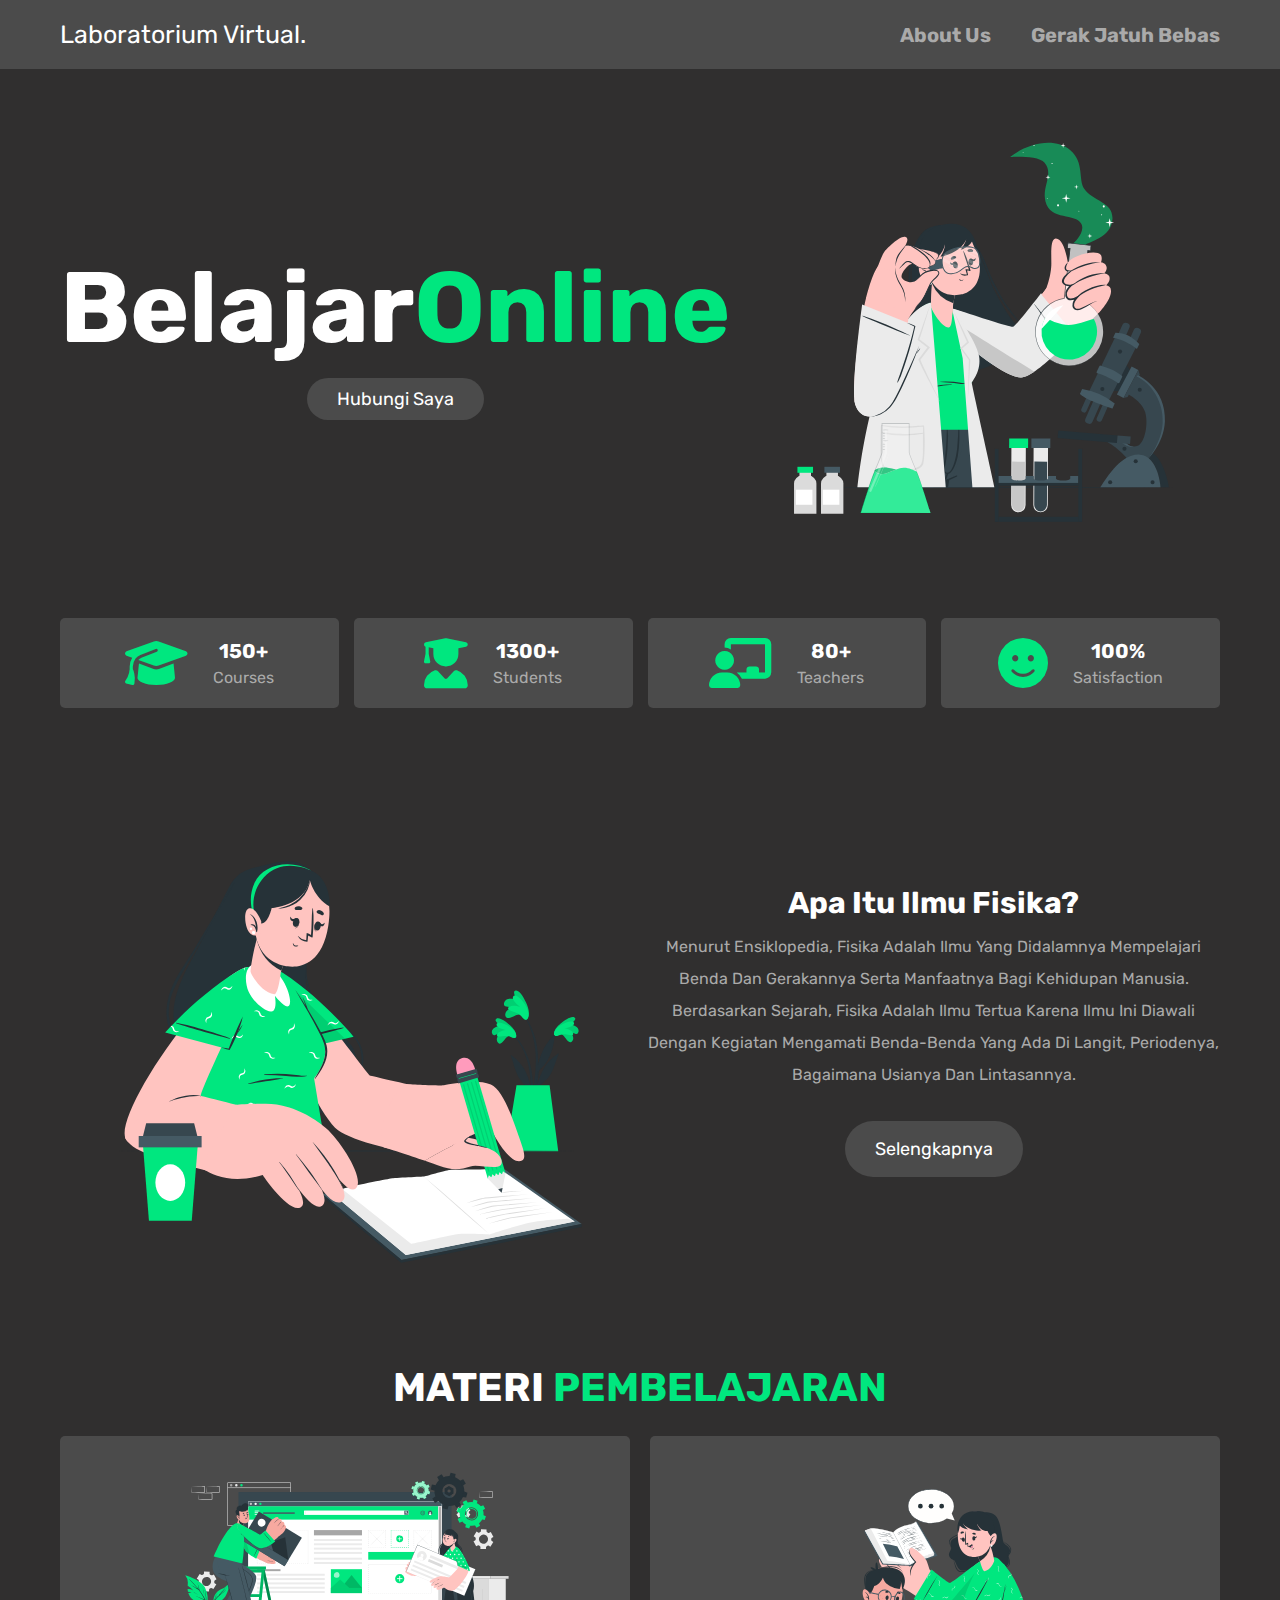
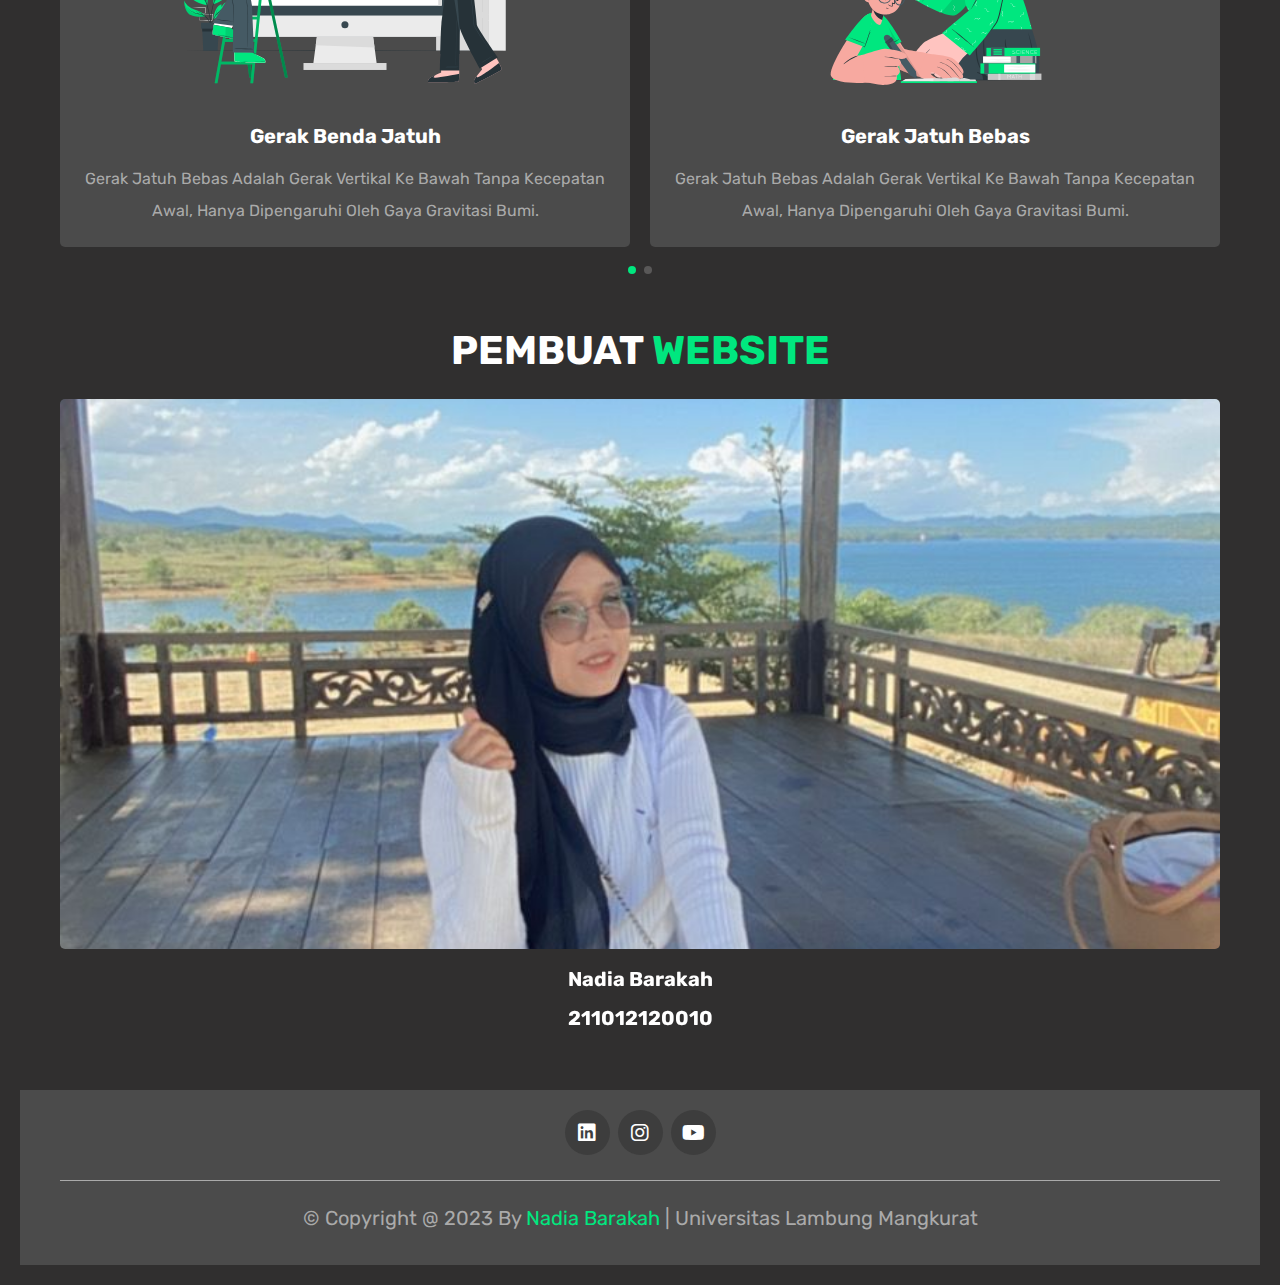
<file: index.html>
<!DOCTYPE html>
<html lang="en">
<head>
   <meta charset="UTF-8">
   <meta http-equiv="X-UA-Compatible" content="IE=edge">
   <meta name="viewport" content="width=device-width, initial-scale=1.0">
   <title>Website laboratorium virtual | Nadia Barakah</title>
   <!-- swiper css link  -->
   <link rel="stylesheet" href="https://unpkg.com/swiper@8/swiper-bundle.min.css" />

   <!-- font awesome cdn link  -->
   <link rel="stylesheet" href="https://cdnjs.cloudflare.com/ajax/libs/font-awesome/6.1.1/css/all.min.css">

   <!-- custom css file link  -->
   <link rel="stylesheet" href="css/style.css">

</head>
<body>
   
<!-- header section starts  -->

<header class="header">

   <section class="flex">

      <a href="#home" class="logo">laboratorium Virtual.</a>

      <nav class="navbar">
        <ul class="nav-links">
            <li><a href="index.html">About Us</a></li>
            <li><a href="html/tombol.html">Gerak Jatuh Bebas</a></li>
            
      </nav>

      <div id="menu-btn" class="fas fa-bars"></div>

   </section>

</header>

<!-- header section ends -->

<!-- home section starts  -->

<section class="home" id="home">

   <div class="row">

      <div class="content">
         <h3>Belajar<span>Online</span></h3>
         <a href="#contact" class="btn">hubungi saya</a>
      </div>

      <div class="image">
         <img src="images/course-3.svg" alt="">
      </div>

   </div>

</section>

<!-- home section ends -->

<!-- couter section stars  -->

<section class="count">

   <div class="box-container">

      <div class="box">
         <i class="fas fa-graduation-cap"></i>
         <div class="content">
            <h3>150+</h3>
            <p>courses</p>
         </div>
      </div>

      <div class="box">
         <i class="fas fa-user-graduate"></i>
         <div class="content">
            <h3>1300+</h3>
            <p>students</p>
         </div>
      </div>

      <div class="box">
         <i class="fas fa-chalkboard-user"></i>
         <div class="content">
            <h3>80+</h3>
            <p>teachers</p>
         </div>
      </div>

      <div class="box">
         <i class="fas fa-face-smile"></i>
         <div class="content">
            <h3>100%</h3>
            <p>satisfaction</p>
         </div>
      </div>

   </div>

</section>

<!-- couter section ends -->

<!-- about section starts  -->

<section class="about" id="about">

   <div class="row">

      <div class="image">
         <img src="images/about-img.svg" alt="">
      </div>

      <div class="content">
         <h3>Apa itu ilmu fisika?</h3>
         <p>Menurut ensiklopedia, fisika adalah ilmu yang didalamnya mempelajari benda dan gerakannya serta manfaatnya bagi kehidupan manusia. Berdasarkan sejarah, fisika adalah ilmu tertua karena ilmu ini diawali dengan kegiatan mengamati benda-benda yang ada di langit, periodenya, bagaimana usianya dan lintasannya.<p>
         <a href="https://www.gramedia.com/literasi/pengertian-fisika/" class="btn">selengkapnya</a>
      </div>

      

   </div>

</section>

<!-- about section ends -->

<!-- courses section starts  -->
<section class="courses" id="courses">

   <h1 class="heading">Materi <span>Pembelajaran</span></h1>

   <div class="swiper course-slider">

      <div class="swiper-wrapper">

         <div class="swiper-slide slide">
            <img src="images/course-1.svg" alt="">
            <h3>Gerak benda jatuh</h3>
            <p>Gerak jatuh bebas adalah gerak vertikal ke bawah tanpa kecepatan awal, hanya dipengaruhi oleh gaya gravitasi bumi.</p>
         </div>

         <div class="swiper-slide slide">
            <img src="images/course-5.svg" alt="">
            <h3>Gerak Jatuh Bebas</h3>
            <p>Gerak jatuh bebas adalah gerak vertikal ke bawah tanpa kecepatan awal, hanya dipengaruhi oleh gaya gravitasi bumi.</p>
         </div>

      </div>

      <div class="swiper-pagination"></div>

   </div>

</section>

<!-- courses section ends -->

<!-- teachers section starts  -->

<section class="teachers" id="teachers">

   <h1 class="heading">Pembuat <span>Website</span></h1>

   <div class="swiper teachers-slider">

      <div class="swiper-wrapper">

         <div class="swiper-slide slide">
            <img src="images/cantik.jpg" alt="">
            <div class="share">                      
               <a href="https://www.instagram.com/ctknadia?igsh=OGQ5ZDc2ODk2ZA%3D%3D&utm_source=qr" class="fab fa-instagram"></a>
               <a href="https://www.linkedin.com/in/nadia-barakah-3b7005289?utm_source=share&utm_campaign=share_via&utm_content=profile&utm_medium=android_app" class="fab fa-linkedin"></a>
            </div>
            <h3>Nadia Barakah</h3>
            <h3><span>211012120010</span></h3>
         </div>
         

      </div>

      <div class="swiper-pagination"></div>

   </div>

</section>

<!-- teachers section ends -->




<!-- footer section starts  -->

<footer class="footer">

   <section>

      <div class="share">
         <a href="https://www.linkedin.com/in/nadia-barakah-3b7005289?utm_source=share&utm_campaign=share_via&utm_content=profile&utm_medium=android_app" class="fab fa-linkedin"></a>
         <a href="https://www.instagram.com/ctknadia?igsh=OGQ5ZDc2ODk2ZA%3D%3D&utm_source=qr" class="fab fa-instagram" class="fab fa-instagram"></a>
         <a href="https://youtube.com/@nadiabarakah5652?si=2qQVNknc0iQD-TG4" class="fab fa-youtube"></a>
      </div>

      <div class="credit">&copy; copyright @ 2023 by <span>nadia barakah</span> | Universitas Lambung Mangkurat</div>

   </section>

</footer>

<!-- footer section ends -->

<!-- swiper js link  -->
<script src="https://unpkg.com/swiper@8/swiper-bundle.min.js"></script>

<!-- custom js file link  -->
<script src="javascript/script.js"></script>

</body>
</html>
</file>
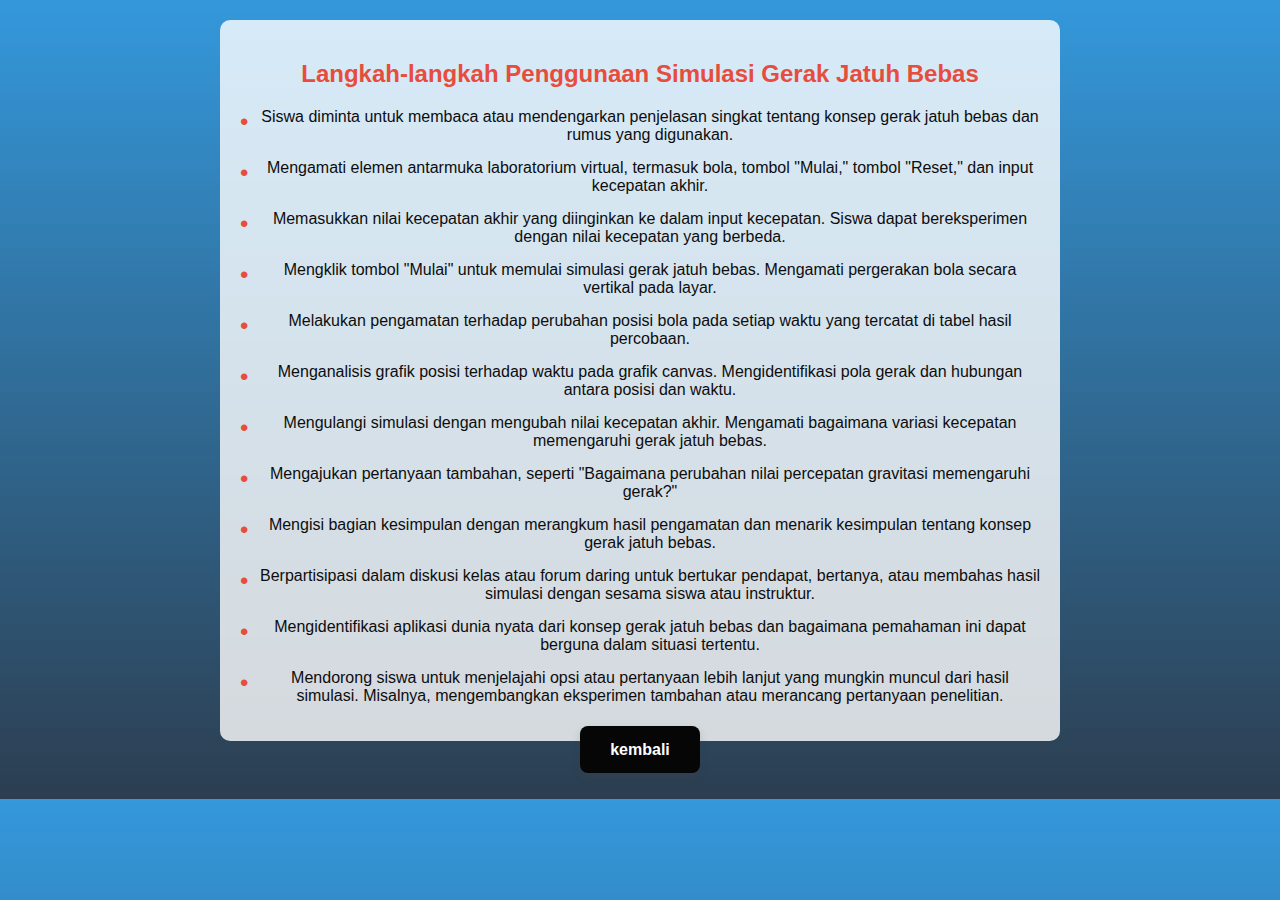
<file: html/flip1.html>
<!DOCTYPE html>
<html lang="en">
<head>
    <meta charset="UTF-8">
    <meta name="viewport" content="width=device-width, initial-scale=1.0">
    <title>Google Search</title>
    <link rel="stylesheet" href="../css/flip1.css">
</head>
<body>
    <div id="instruction-container">
        <h2>Langkah-langkah Penggunaan Simulasi Gerak Jatuh Bebas</h2>
        <ol>
            <li>Siswa diminta untuk membaca atau mendengarkan penjelasan singkat tentang konsep gerak jatuh bebas dan rumus yang digunakan.</li>
            <li>Mengamati elemen antarmuka laboratorium virtual, termasuk bola, tombol "Mulai," tombol "Reset," dan input kecepatan akhir.</li>
            <li>Memasukkan nilai kecepatan akhir yang diinginkan ke dalam input kecepatan. Siswa dapat bereksperimen dengan nilai kecepatan yang berbeda.</li>
            <li>Mengklik tombol "Mulai" untuk memulai simulasi gerak jatuh bebas. Mengamati pergerakan bola secara vertikal pada layar.</li>
            <li>Melakukan pengamatan terhadap perubahan posisi bola pada setiap waktu yang tercatat di tabel hasil percobaan.</li>
            <li>Menganalisis grafik posisi terhadap waktu pada grafik canvas. Mengidentifikasi pola gerak dan hubungan antara posisi dan waktu.</li>
            <li>Mengulangi simulasi dengan mengubah nilai kecepatan akhir. Mengamati bagaimana variasi kecepatan memengaruhi gerak jatuh bebas.</li>
            <li>Mengajukan pertanyaan tambahan, seperti "Bagaimana perubahan nilai percepatan gravitasi memengaruhi gerak?"</li>
            <li>Mengisi bagian kesimpulan dengan merangkum hasil pengamatan dan menarik kesimpulan tentang konsep gerak jatuh bebas.</li>
            <li>Berpartisipasi dalam diskusi kelas atau forum daring untuk bertukar pendapat, bertanya, atau membahas hasil simulasi dengan sesama siswa atau instruktur.</li>
            <li>Mengidentifikasi aplikasi dunia nyata dari konsep gerak jatuh bebas dan bagaimana pemahaman ini dapat berguna dalam situasi tertentu.</li>
            <li>Mendorong siswa untuk menjelajahi opsi atau pertanyaan lebih lanjut yang mungkin muncul dari hasil simulasi. Misalnya, mengembangkan eksperimen tambahan atau merancang pertanyaan penelitian.</li>
        </ol>
    </div>
        <div class="menu-container">
            <!-- Tombol pertama -->
            <a href="../html/tombol.html" class="menu-button">kembali</a>
        </div>   
        
    </div>
    
    <div id="results-container"></div>
    <button onclick="goBack()" id="back-button" style="display: none;">Kembali</button>

    <script src="../javascript/flip1.js"></script>
</body>
</html>
</file>
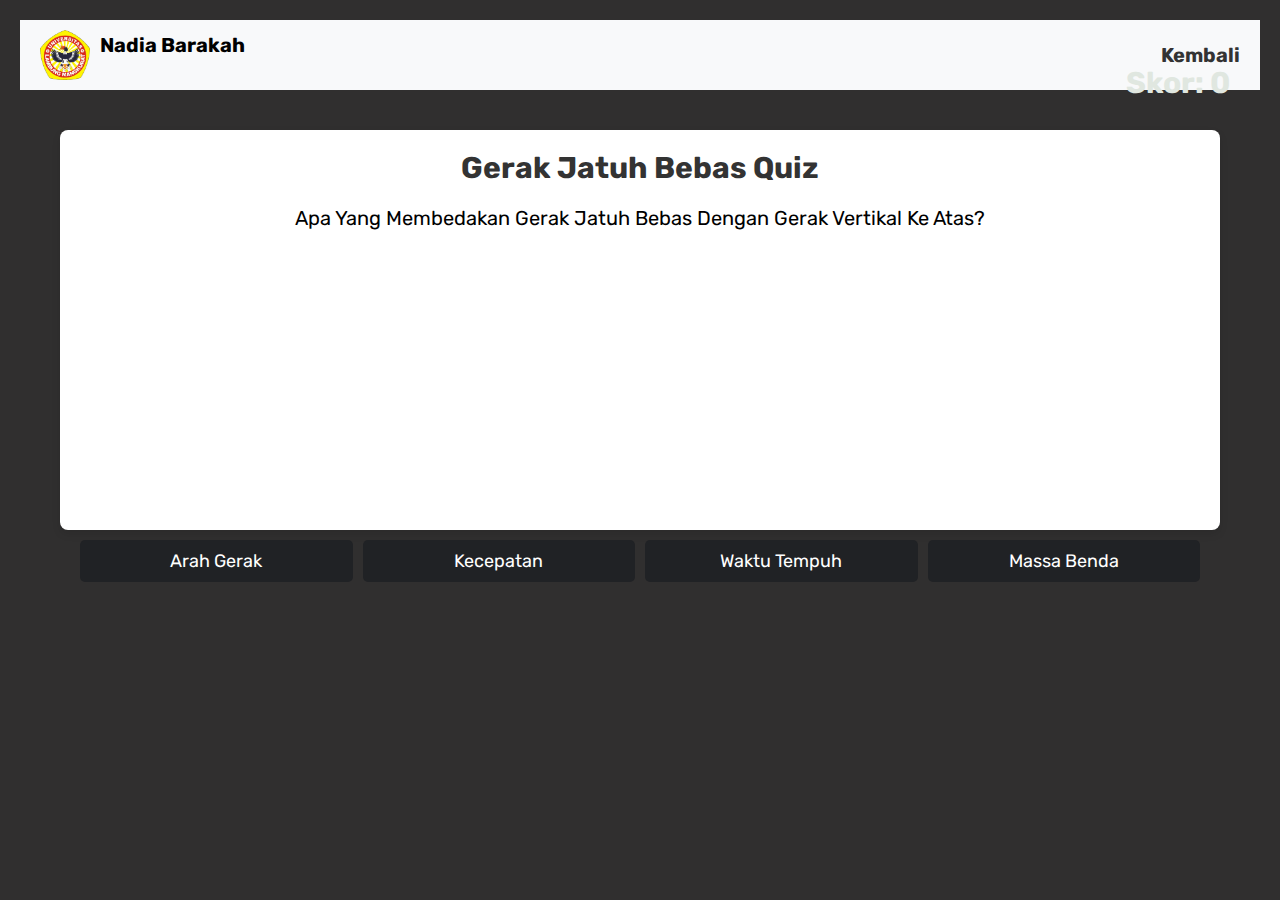
<file: html/quiz.html>
<!DOCTYPE html>
<html lang="en">
<head>
    <meta charset="UTF-8">
    <meta name="viewport" content="width=device-width, initial-scale=1.0">
     <!-- <link rel="stylesheet" href="../css/quiz.css"> 
    <link rel="stylesheet" href="../css/style,css.css">
    <link rel="stylesheet" href="../css/n.css">  -->
    <link rel="stylesheet" href="../css/style.css">
    <title>Quiz Game</title>
</head>
<body>
  
   
    <nav class="quiz-navbar">
      <div class="logo">
        <img src="../images/logo.png" width="50px" height="50px" alt="Logo">
        <h1>Nadia Barakah</h1>
    </div>
      <ul class="nav-links">
          
          <li><a href="tombol.html" style="font-size: 2rem;">Kembali</a></li>
    </nav>
    

<div class="card" id="quiz-container">
    <h1>Gerak Jatuh Bebas Quiz</h1>
    <div id="question-container"></div>
    <div id="answer-buttons" class="btn-container"></div>
    <button onclick="nextQuestion()" id="next-button" class="btn" style="display: none;">Selanjutnya</button>
</div>
<!-- Contoh elemen HTML untuk menampilkan skor -->
<div id="score">Skor: 0</div>

<style>
    #score {
        font-size: 30px;
        font-weight: bold;
        color: rgb(224, 231, 224);
        position: absolute;
        top: 65px; /* Atur jarak dari atas */
        right: 50px; /* Atur jarak dari kanan */
    }
</style>

<script src="../javascript/quiz1.js"></script>


    <script src="../javascript/quiz1.js"></script>
    <script src="../javascript/header.js"></script>
</body>
</html>
</file>
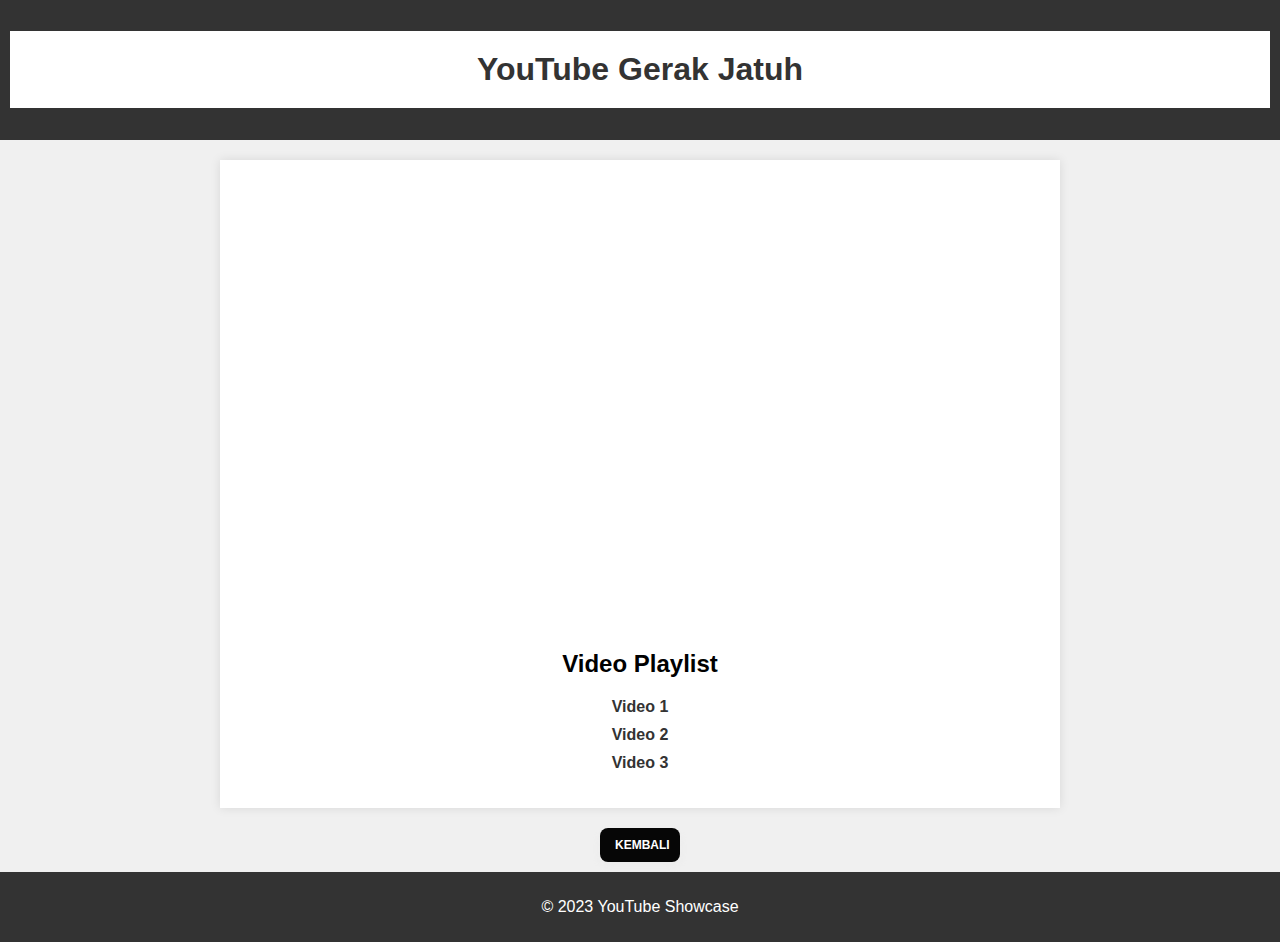
<file: html/youtube1.html>
<!DOCTYPE html>
<html lang="en">

<head>
    <meta charset="UTF-8">
    <meta name="viewport" content="width=device-width, initial-scale=1.0">
    <title>YouTube Showcase</title>
    <link rel="stylesheet" href="../css/youtube1.css">
</head>

<body>
    <header>
        <h1>YouTube Gerak Jatuh</h1>
    </header>

    <main>
        <section class="video-container">
            <!-- Ganti dengan URL video YouTube yang diinginkan -->
            <iframe width="560" height="315" src="https://www.youtube.com/embed/6eGi5_YGYN8" frameborder="0"
                allowfullscreen></iframe>
        </section>
        

        <section class="playlist">
            <h2>Video Playlist</h2>
            <!-- Daftar video playlist -->
            <!-- Ganti data-video-id dengan ID video YouTube yang sesuai -->

            <ul>
    
                <ul>
                    <li><a href="https://www.youtube.com/embed/6eGi5_YGYN8" data-video-id="6eGi5_YGYN8">Video 1</a></li>
                    <li><a href="https://youtu.be/8YwonJQEdYg?si=vh_UW18ZcbU6Jqyd" data-video-id="8YwonJQEdYg">Video 2</a></li>
                    <li><a href="https://youtu.be/RGSfAzmBb5Q?si=ZR4BhCvXUCI_InJ3" data-video-id="RGSfAzmBb5Q">Video 3</a></li>
                    <!-- Tambahkan lebih banyak video sesuai kebutuhan -->
                </ul>
   
                <!-- Tambahkan lebih banyak video sesuai kebutuhan -->

            </ul>

        </section>
    </main>

    <div class="menu-container">
        <!-- Tombol pertama -->
        <a href="tombol.html" class="menu-button">KEMBALI</a>
    </div>

    <footer>
        <p>&copy; 2023 YouTube Showcase</p>
    </footer>

    <script src="../javascript/youtube1.js"></script>
</body>

</html>
</file>
<file: css/style.css>
@import url('https://fonts.googleapis.com/css2?family=Rubik:wght@300;400;500;600&display=swap');

:root{
   --green:#00E77F;
   --white:#fff;
   --light-white:#aaa;
   --black:#3d3d3d;
   --light-bg:#4b4b4b;
}

*{
   font-family: 'Rubik', sans-serif;
   margin:0; padding:0;
   box-sizing: border-box;
   outline: none; border:none;
   text-decoration: none;
   transition: .2s linear;
   text-transform: capitalize;
}

*::selection{
   background-color: var(--white);
   color:var(--black);
}

html{
   font-size: 62.5%;
   overflow-x: hidden;
   scroll-behavior: smooth;
   scroll-padding-top: 8rem;
}

::-webkit-scrollbar{
   height: .5rem;
   width: 1rem;
}

::-webkit-scrollbar-track{
   background-color: transparent;
}

::-webkit-scrollbar-thumb{
   background-color: var(--green);
   border-radius: 5rem;
}

body{
   background-color: var(--black);
}

section{
   max-width: 1200px;
   margin:0 auto;
   padding:2rem;
}

.btn{
   display: inline-block;
   margin-top: 1rem;
   border-radius: 5rem;
   background-color: var(--light-bg);
   cursor: pointer;
   color:var(--white);
   font-size: 1.8rem;
   padding:1rem 3rem;
}

.btn:hover{
   background-color: var(--white);
   color:var(--black);
}

.heading{
   margin-bottom: 2.5rem;
   text-align: center;
   font-size: 4rem;
   color:var(--white);
   text-transform: uppercase;
}

.heading span{
   color:var(--green);
   text-transform: uppercase;
}

.header{
   position: fixed;
   top:0; left:0; right:0;
   z-index: 1000;
   background-color: var(--light-bg);
}

.header .flex{
   position: relative;
   display: flex;
   align-items: center;
   justify-content: space-between;
}

.header .flex .logo{
   font-size: 2.5rem;
   color:var(--white);
}

.header .flex .navbar ul li{
    list-style: none;
    float: left;
}

.header .flex .navbar ul li a{
   margin-left: 2rem;
   color:var(--light-white);
   font-size: 2rem;
}

.header .flex .navbar a:hover{
   color:var(--green);
}

#menu-btn{
   cursor: pointer;
   color:var(--white);
   font-size: 2.5rem;
   display: none;
}


.flip-book-container {
   width: 100%;
   height: 500px;
   margin-top: 20px;
}

.flip-book {
   width: 100%;
   height: 100%;
   border: none;
}

.home{
   margin-top: 6rem;
}

.home .row{
   display: flex;
   align-items: center;
   flex-wrap: wrap-reverse;
   gap:1.5rem;
}

.home .row .content{
   flex:1 1 40rem;
   text-align: center;
}

.home .row .image{
   flex:1 1 40rem;
}

.home .row .image img{
   width: 100%;
}

.home .row .content h3{
   margin-bottom: 1rem;
   font-size: 10rem;
   color:var(--white);
   line-height: 1;
}

.home .row .content h3 span{
   color:var(--green);
}

.count .box-container{
   display: grid;
   grid-template-columns: repeat(auto-fit, minmax(27rem, 1fr));
   gap:1.5rem;
   align-items: flex-start;
}

.count .box-container .box{
   background-color: var(--light-bg);
   border-radius: .5rem;
   padding:2rem;
   display: flex;
   align-items: center;
   justify-content: center;
   gap:2.5rem;
}

.count .box-container .box i{
   font-size: 5rem;
   color:var(--green);
}

.count .box-container .box .content h3{
   font-size: 2rem;
   color:var(--white);
   margin-bottom: .5rem;
}

.count .box-container .box .content p{
   font-size: 1.6rem;
   color:var(--light-white);
} 

.about .row{
   display: flex;
   align-items: center;
   gap: 1.5rem;
   flex-wrap: wrap;
}

.about .row .image{
   flex:1 1 40rem;
}

.about .row .image img{
   width: 100%;
}

.about .row .content{
   text-align: center;
   flex:1 1 40rem;
}

.about .row .content h3{
   font-size: 3rem;
   color:var(--white);
}

.about .row .content p{
   padding:1rem 0;
   line-height: 2;
   font-size: 1.6rem;
   color:var(--light-white);
}

.courses .slide{
   background-color: var(--light-bg);
   border-radius: .5rem;
   text-align: center; 
   padding:2rem;
   margin-bottom: 4rem;
   user-select: none;
}

.courses .slide img{
   height: 25rem;
   width: 100%;
}

.courses .slide h3{
   margin:1.5rem 0;
   font-size: 2rem;
   color:var(--white);
}

.courses .slide p{
   line-height: 2;
   font-size: 1.6rem;
   color:var(--light-white);
}

.swiper-pagination-bullet{
   background-color: var(--white);
}
 
.swiper-pagination-bullet-active{
   background-color: var(--green);
}

.teachers .slide{
   position: relative;
   overflow: hidden;
   margin-bottom: 4rem;
   user-select: none;
}

.teachers .slide img{
   height: 55rem;
   width: 100%;
   object-fit: cover;
   border-radius: .5rem;
}

.teachers .slide h3{
   margin-top: 1.5rem;
   font-size: 2rem;
   text-align: center;
   color:var(--white);
}

.teachers .slide .share{
   position: absolute;
   top:1rem; left:-10rem;
}

.teachers .slide:hover .share{
   left: 2rem;
}

.teachers .slide .share a{
   display: block;
   margin-top: 1rem;
   height: 4.5rem;
   width: 4.5rem;
   line-height: 4.5rem;
   border-radius: .5rem;
   background-color: var(--white);
   color:var(--black);
   text-align: center;
   font-size: 2rem;
}

.teachers .slide .share a:hover{
   background-color: var(--green);
   color:var(--white);
}

.reviews-slider .slide{
   border-radius: .5rem;
   background-color: var(--light-bg);
   padding:2rem;
   margin-bottom: 4rem;
   user-select: none;
}

.reviews-slider .slide p{
   line-height: 2;
   font-size: 1.6rem;
   color:var(--light-white);
}

.reviews-slider .slide .user{
   display: flex;
   align-items: center;
   gap:1.5rem;
   margin-top: 1.5rem;
}

.reviews-slider .slide .user img{
   height: 7rem;
   width: 7rem;
   border-radius: 50%;
   object-fit: cover;
}

.reviews-slider .slide .user h3{
   font-size: 2rem;
   color:var(--white);
   margin-bottom: .7rem;
}

.reviews-slider .slide .user .stars i{
   font-size: 1.5rem;
   color:var(--green);
}

.contact .row{
   display: flex;
   align-items: center;
   flex-wrap: wrap;
   gap:1.5rem;
}

.contact .row .image{
   flex: 1 1 40rem;
}

.contact .row .image img{
   width: 100%;
}

.contact .row form{
   flex:1 1 40rem;
}

.contact .row form .box{
   width: 100%;
   margin-top: 1rem;
   margin-bottom: 2rem;
   border-radius: .5rem;
   background-color: var(--light-bg);
   font-size: 1.8rem;
   color:var(--white);
   padding:1.4rem;
   text-transform: none;
}

.contact .row form span{
   font-size: 1.6rem;
   color:var(--light-white);
}

.contact .row form .radio{
   margin-top: 2rem;
   margin-bottom: 1rem;
}

.contact .row form .radio label{
   font-size: 1.6rem;
   color:var(--light-white);
   margin-left: .5rem;
   cursor: pointer;
}

.contact .row form .radio #female{
   margin-left: 2rem;
}

.contact .row form .radio input{
   appearance: none;
   height: 2rem;
   width: 2rem;
   background-color: var(--light-white);
   cursor: pointer;
}

.contact .row form .radio input:checked{
   background-color: var(--green);
   border-radius: 5rem;
}

.contact .row form .radio #male:checked ~ label[for="male"]{
   color:var(--green);
}

.contact .row form .radio #female:checked ~ label[for="female"]{
   color:var(--green);
}

.footer{
   background-color: var(--light-bg);
   text-align: center;
   /* padding-bottom: 7rem; */
}

.footer .share a{
   margin:0 .3rem;
   height: 4.5rem;
   width: 4.5rem;
   line-height: 4.5rem;
   border-radius: 50%;
   font-size: 2rem;
   color:var(--white);
   background-color: var(--black);;
}

.footer .share a:hover{
   background-color: var(--green);
}

.footer .credit{
   margin-top: 2.5rem;
   padding:1.5rem;
   padding-top: 2.5rem;
   border-top: .1rem solid var(--light-white);
   font-size: 2rem;
   color:var(--light-white);
}

.footer .credit span{
   color:var(--green);
}

/* STYLE QUIZ */
/* Reset default margins/padding */
* {
   margin: 0;
   padding: 0;
   box-sizing: border-box;
}

/* Style untuk navbar */
.quiz-navbar {
   display: flex;
   align-items: center;
   justify-content: space-between;
   padding: 10px 20px;
   background-color: #f8f9fa; /* Sesuaikan dengan preferensi warna */
}

/* Style untuk logo dan teks */
.logo {
   display: flex;
   align-items: center;
}

.logo h1 {
   margin-left: 10px;
   font-size: 20px; /* Sesuaikan dengan preferensi ukuran font */
}

/* Style untuk daftar link navigasi */
.nav-links {
   display: flex;
   list-style: none;
   gap: 20px; /* Jarak antara setiap link */
}

.nav-links li a {
   text-decoration: none;
   color: #333; /* Sesuaikan dengan preferensi warna */
   font-weight: bold;
   transition: color 0.3s ease;
}

.nav-links li a:hover {
   color: #ff6347; /* Warna saat hover */
}

/* Style untuk input pencarian */
.nav-search {
   display: flex;
   align-items: center;
   margin-left: auto; /* Menempatkan elemen pencarian di sisi kanan */
}

.nav-search input[type="text"] {
   padding: 8px;
   border: 1px solid #ccc;
   border-radius: 4px;
   margin-right: 8px;
}

.nav-search button {
   padding: 8px 16px;
   background-color: #007bff; /* Sesuaikan dengan preferensi warna */
   color: #fff;
   border: none;
   border-radius: 4px;
   cursor: pointer;
   transition: background-color 0.3s ease;
}

.nav-search button:hover {
   background-color: #0056b3; /* Warna saat hover */
}

.card {
   background-color: #fff;
   border-radius: 8px;
   box-shadow: 0 4px 8px rgba(0, 0, 0, 0.1);
   padding: 20px;
   margin: 20px;
}

.card h1 {
   font-size: 24px;
   margin-bottom: 20px;
   text-align: center;
}

/* Gaya untuk kontrol input dan tombol */
input[type="number"], select, button {
    padding: 10px;
    border: 1px solid #ccc;
    border-radius: 5px;
    width: 100%;
    margin-bottom: 10px;
    font-size: 16px;
}

button {
    background-color: #007bff;
    color: #fff;
    border: none;
    cursor: pointer;
}

button:hover {
    background-color: #0056b3;
}

/* Gaya umum untuk body dan kontainer utama */
body {
   font-family: Arial, sans-serif;
   background-color: #302f2f;
   text-align: center;
   padding: 20px;
}

/* Gaya untuk container quiz */
#quiz-container {
   background-color: #f9f9f9;
   border-radius: 8px;
   box-shadow: 0 4px 8px rgba(0, 0, 0, 0.1);
   padding: 20px;
   margin: 20px;
   text-align: center;
   height: 400px;
   font-size: 2rem;
}

/* Gaya untuk judul quiz */
#quiz-container h1 {
   font-size: 3rem;
   margin-bottom: 20px;
   color: #333;
}

/* Gaya untuk button jawaban */
#answer-buttons {
   margin-top: 300px;
   margin-bottom: 0;
   display: flex;
   flex-direction: row;
   gap: 10px;
   justify-content: center;
   align-items: center;
}

#answer-buttons .btn {
   
   padding: 10px 20px;
   background-color: #202225;
   color: white;
   border: none;
   border-radius: 5px;
   cursor: pointer;
   transition: background-color 0.3s ease;
}

#answer-buttons .btn:hover {
   background-color: #f1f3f4;
   color: #202225;
}


/* Customize other card styles as needed */


/* Quiz container styles */
#quiz-container {
   margin: 40px;
   padding: 20px;
   background-color: #fff; /* Adjust to your preference */
   border-radius: 8px;
   box-shadow: 0 4px 8px rgba(0, 0, 0, 0.1); /* Shadow for a modern look */
}

/* Customize h1 and other elements as needed */
h1 {
   font-size: 28px;
   margin-bottom: 20px;
}

/* Other quiz styles go here */















/* media queries  */

@media (max-width:991px){

   html{
      font-size: 55%;
   }

   .home .row .content h3{
      font-size: 8rem;
   }

}

@media (max-width:768px){

   #menu-btn{
      display: inline-block;
   }

   #menu-btn.fa-times{
      transform: rotate(180deg);
   }

   .header .flex .navbar{
      position: absolute;
      top:99%; left:0; right:0;
      border-top: .1rem solid var(--light-white);
      border-bottom: .1rem solid var(--light-white);
      background-color: var(--light-bg);
      clip-path: polygon(0 0, 100% 0, 100% 0, 0 0);
   }

   .header .flex .navbar.active{
      clip-path: polygon(0 0, 100% 0, 100% 100%, 0 100%);
   }
   
   .header .flex .navbar a{
      display: block;
      margin:2rem;
   }

   .home .row .content h3{
      font-size: 6rem;
   }

}

@media (max-width:450px){

   html{
      font-size: 50%;
   }
   
   .home .row .content h3{
      font-size: 5rem;
   }

   .heading{
      font-size: 3rem;
   }

}
</file>
<file: css/flip1.css>
/* Gaya umum untuk body dan kontainer utama */
body {
    font-family: Arial, sans-serif;
    background-color: #f0f0f0;
    text-align: center;
    padding: 20px;
 }
body {
    font-family: 'Arial', sans-serif;
    background-color: #f4f4f4;
    margin: 0;
}

body {
    background: linear-gradient(to bottom, #3498db, #2c3e50);
    color: #0d0d0e;
    font-family: 'Segoe UI', Tahoma, Geneva, Verdana, sans-serif;
    margin: 0;
    padding: 20px;
}

#instruction-container {
    max-width: 800px;
    margin: 0 auto;
    background: rgba(255, 255, 255, 0.8);
    padding: 20px;
    border-radius: 10px;
}

h2 {
    color: #e74c3c;
}

ol {
    list-style-type: none;
    padding-left: 20px;
}

li {
    position: relative;
    margin-bottom: 15px;
}

li::before {
    content: '\2022'; /* Karakter bulat sebagai gantinya */
    position: absolute;
    left: -20px;
    top: 0;
    color: #e74c3c;
    font-size: 1.5em;
    line-height: 1.2em; /* Menyesuaikan jarak antara nomor dan teks */
}

#search-container {
    text-align: center;
    margin: 20px;
}
.menu-button {
    margin-top: 50px;
    margin-bottom: 10px;
    padding: 15px 30px;
    background-color: #060606;
    color: #fff;
    text-decoration: none;
    border-radius: 8px;
    font-weight: bold;
    transition: background-color 0.3s ease, transform 0.2s ease;
    box-shadow: 0 4px 8px rgba(65, 64, 65, 0.2);
    cursor: pointer;
}

.menu-button:hover {
    background-color: #2b2b2b;
    color: whitesmoke;
    transform: scale(1.05);
    box-shadow: 0 8px 16px rgba(255, 105, 180, 0.4);
}

#search-input {
    padding: 10px;
    width: 300px;
}

button {
    padding: 10px;
    cursor: pointer;
    background-color: #3498db;
    color: #fff;
    border: none;
    border-radius: 4px;
}

button:hover {
    background-color: #2980b9;
}

#results-container {
    margin: 20px;
}

#back-button {
    margin: 20px;
    padding: 10px;
    cursor: pointer;
    background-color: #e74c3c;
    color: #fff;
    border: none;
    border-radius: 4px;
}

#back-button:hover {
    background-color: #c0392b;
}
</file>
<file: css/quiz.css>
body {
    font-family: 'Arial', sans-serif;
    background-color: #f4f4f4;
    display: flex;
    align-items: center;
    justify-content: center;
    height: 100vh;
    margin: 0;
}

#quiz-container {
    background-color: #fff;
    border-radius: 8px;
    box-shadow: 0 0 10px rgba(0, 0, 0, 0.1);
    overflow: hidden;
    width: 400px;
    text-align: center;
    padding: 20px;
}

.btn-container {
    display: flex;
    flex-direction: column;
    gap: 10px;
}

.btn {
    background-color: #3498db;
    color: #fff;
    padding: 10px;
    border: none;
    border-radius: 4px;
    cursor: pointer;
}

.btn:hover {
    background-color: #2980b9;
}

#next-button:hover {
    background-color: #2ecc71;
}
</file>
<file: css/youtube1.css>
body {
    background-color: #f0f0f0; /* Ganti dengan warna latar belakang yang diinginkan */
    font-family: 'Arial', sans-serif;
    margin: 0;
    padding: 0;
}

h1 {
    color: #333;
    text-align: center;
    padding: 20px;
    background-color: #fff; /* Warna latar belakang untuk judul */
}

iframe {
    display: block;
    margin: 0 auto;
}

header {
    background-color: #333;
    color: #fff;
    text-align: center;
    padding: 10px;
}

main {
    max-width: 800px;
    margin: 20px auto;
    padding: 20px;
    background-color: #fff;
    box-shadow: 0 0 10px rgba(0, 0, 0, 0.1);
}

.video-container {
    position: relative;
    overflow: hidden;
    padding-bottom: 56.25%; /* Untuk rasio aspek video 16:9 */
    margin-bottom: 20px;
}

iframe {
    position: absolute;
    top: 0;
    left: 0;
    width: 100%;
    height: 100%;
}

.playlist {
    text-align: center;
}

ul {
    list-style: none;
    padding: 0;
}

li {
    margin: 10px 0;
}

a {
    color: #333;
    text-decoration: none;
    font-weight: bold;
}

.menu-container{
    display: flex;
    justify-content: center;
    margin-bottom: 10px;
}

.menu-button {
   
    width: 50px;
    font-size: 12px;
    /* margin-top: 50px;
    margin-bottom: 10px; */
    padding: 10px 15px;
    background-color: #060606;
    color: #fff;
    text-decoration: none;
    border-radius: 8px;
    font-weight: bold;
    transition: background-color 0.3s ease, transform 0.2s ease;
    box-shadow: 0 4px 8px rgba(220, 220, 220, 0.2);
    cursor: pointer;
}

.menu-button:hover {
    background-color: #fffdfe;
    color: #060606;
    transform: scale(1.05);
    box-shadow: 0 8px 16px rgba(255, 105, 180, 0.4);
}

footer {
    text-align: center;
    padding: 10px;
    background-color: #333;
    color: #fff;
}
</file>
<file: css/n.css>
/* Reset beberapa default styling browser */
* {
    margin: 0;
    padding: 0;
    box-sizing: border-box;
}

/* Gaya umum untuk body dan kontainer utama */
body {
    font-family: Arial, sans-serif;
    background-color: #f0f0f0;
    text-align: center;
    padding: 20px;
}

.container {
    max-width: 800px;
    margin: 0 auto;
    background-color: #fff;
    padding: 20px;
    border-radius: 5px;
    box-shadow: 0 0 5px rgba(0, 0, 0, 0.3);
}

.mobil {
    width: 100px;
    height: 50px;
    background-image: url('../images/mobil..jpg'); /* Ganti 'path_ke_gambar_mobil.png' dengan path ke gambar mobil Anda */
    background-size: cover;
    animation: bergerak 2s ease-in-out infinite; /* Menambahkan animasi "bergerak" */
    position: absolute; /* Menjadikan posisi elemen absolut untuk mengontrol posisi elemen */
}

@keyframes bergerak {
    0% {
        left: 0; /* Posisi awal di sebelah kiri */
    }
    50% {
        left: 50%; /* Posisi setengah perjalanan (bergerak ke kanan) */
    }
    100% {
        left: 0; /* Kembali ke posisi awal (bergerak ke kiri) */
    }
}

/* Gaya untuk header */
h1 {
    color: #333;
    margin-bottom: 20px;
}

/* Gaya untuk elemen canvas */
canvas {
    display: block;
    margin: 0 auto;
    background-color: #fff;
    box-shadow: 0 0 5px rgba(0, 0, 0, 0.3);
}

/* Gaya untuk kontrol input dan tombol */
input[type="number"], select, button {
    padding: 10px;
    border: 1px solid #ccc;
    border-radius: 5px;
    width: 100%;
    margin-bottom: 10px;
    font-size: 16px;
}

button {
    background-color: #007bff;
    color: #fff;
    border: none;
    cursor: pointer;
}

button:hover {
    background-color: #0056b3;
}

/* Gaya untuk tabel hasil simulasi */
table {
    width: 100%;
    border-collapse: collapse;
    margin-top: 10px;
}

table, th, td {
    border: 1px solid #ddd;
    text-align: center;
}

th, td {
    padding: 10px;
}

/* Gaya untuk pesan kesalahan atau pemberitahuan */
.error-message {
    color: #ff0000;
    font-weight: bold;
}

/* media queries  */

@media (max-width:991px){

    html{
       font-size: 55%;
    }
 
    .home .row .content h3{
       font-size: 8rem;
    }
 
 }
 
 @media (max-width:768px){
 
    #menu-btn{
       display: inline-block;
    }
 
    #menu-btn.fa-times{
       transform: rotate(180deg);
    }
 
    .header .flex .navbar{
       position: absolute;
       top:99%; left:0; right:0;
       border-top: .1rem solid var(--light-white);
       border-bottom: .1rem solid var(--light-white);
       background-color: var(--light-bg);
       clip-path: polygon(0 0, 100% 0, 100% 0, 0 0);
    }
 
    .header .flex .navbar.active{
       clip-path: polygon(0 0, 100% 0, 100% 100%, 0 100%);
    }
    
    .header .flex .navbar a{
       display: block;
       margin:2rem;
    }
 
    .home .row .content h3{
       font-size: 6rem;
    }
 
 }
 
 @media (max-width:450px){
 
    html{
       font-size: 50%;
    }
    
    .home .row .content h3{
       font-size: 5rem;
    }
 
    .heading{
       font-size: 3rem;
    }
 
 }
</file>
